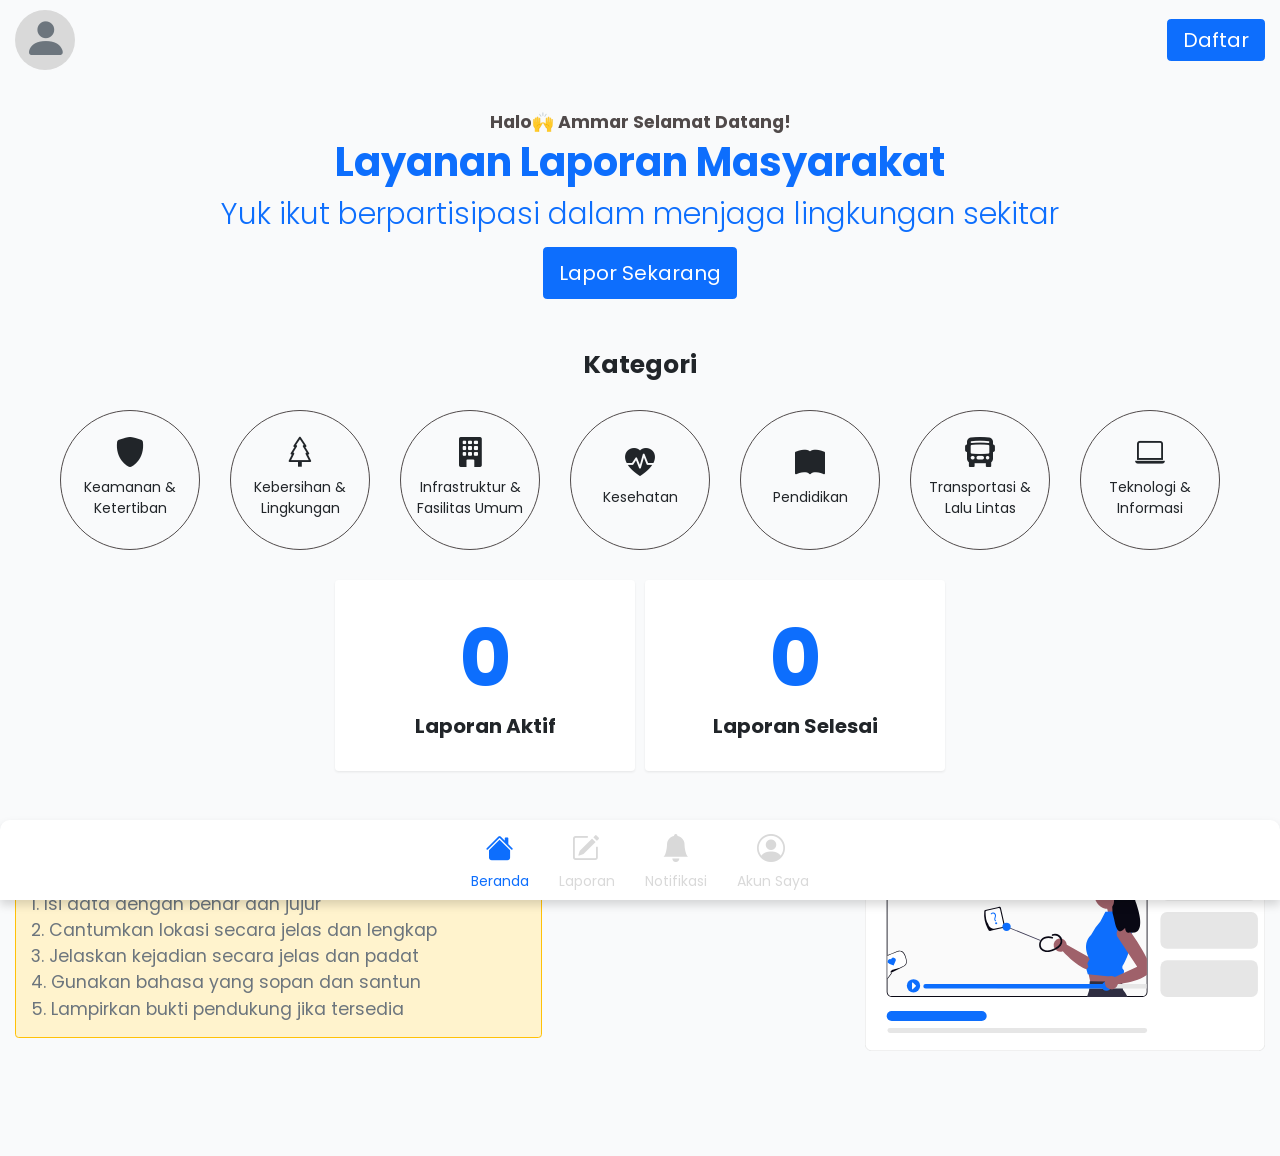
<file: laporan_masyarakat(2)/hp/homepage/index.html>
<!doctype html>
<html lang="en">

<head>
    <meta charset="utf-8">
    <meta name="viewport" content="width=device-width, initial-scale=1">
    <title>Bootstrap demo</title>
    <!-- Swiper CSS -->
    <link rel="stylesheet" href="https://cdn.jsdelivr.net/npm/swiper@11/swiper-bundle.min.css">

    <!-- Link icon Boostrap -->
    <link rel="stylesheet" href="https://cdn.jsdelivr.net/npm/bootstrap-icons@1.13.1/font/bootstrap-icons.min.css">
    <!-- link css -->
    <link rel="stylesheet" href="style.css">
    <!-- Link boostrap- -->
    <link href="https://cdn.jsdelivr.net/npm/bootstrap@5.3.8/dist/css/bootstrap.min.css" rel="stylesheet"
        integrity="sha384-sRIl4kxILFvY47J16cr9ZwB07vP4J8+LH7qKQnuqkuIAvNWLzeN8tE5YBujZqJLB" crossorigin="anonymous">
</head>

<body>
    <div class="main py-3 ">

        <!-- Navbar -->
        <div class="d-flex header justify-content-between align-items-center p-4" style="height: 6rem;">
            <div class="profil-circle d-flex justify-content-center align-items-center">
                <i class="bi bi-person-fill text-secondary display-2"></i>
            </div>
            <button class="btn btn-primary py-2 px-4 " onclick="window.location.href='daftar.html'">Daftar</button>
        </div>
        <!-- Hero -->
        <section class="p-5 hero d-flex justify-content-center align-items-center" id="homepage">
            <div class="headline m-0 text-md-center">
                <h3 class="fw-bold sapa">Halo🙌 <span>Ammar</span> Selamat Datang!</h3>
                <div class="headline mb-4">
                    <h1 class="fw-bold mb-3 text-primary display-3">Layanan Laporan Masyarakat</h1>
                    <h3 class="display-5 text-primary">Yuk ikut berpartisipasi dalam menjaga lingkungan sekitar</h3>
                </div>
                <button class="btn btn-primary py-3 px-4" onclick="window.location.href='buat-laporan.html'">Lapor
                    Sekarang</button>
            </div>
        </section>
        <!-- Slide / section 2 -->
        <section class="py-3 mb-3">
            <h1 class="fw-bold mb-4 mb-md-5 px-4 text-md-center">Kategori</h1>
            <div class="container-fluid  card-desktop  justify-content-center">
                <div class="row gap-4 justify-content-center">
                    <div class="col-auto">
                        <div class="card  justify-content-center align-items-center p-3 ">
                            <i class="bi bi-shield-fill"></i>
                            <p class="text-center">Keamanan & Ketertiban</p>
                        </div>
                    </div>
                    <div class="col-auto">
                        <div class="card  justify-content-center align-items-center p-3 ">
                            <i class="bi bi-tree"></i>
                            <p class="text-center">Kebersihan & Lingkungan</p>
                        </div>
                    </div>
                    <div class="col-auto">
                        <div class="card  justify-content-center align-items-center p-3 ">
                            <i class="bi bi-building-fill"></i>
                            <p class="text-center">Infrastruktur & Fasilitas Umum</p>
                        </div>
                    </div>
                    <div class="col-auto">
                        <div class="card  justify-content-center align-items-center p-3 ">
                            <i class="bi bi-heart-pulse-fill"></i>
                            <p class="text-center">Kesehatan</p>
                        </div>
                    </div>
                    <div class="col-auto">
                        <div class="card  justify-content-center align-items-center p-3 ">
                            <i class="bi bi-book-fill"></i>
                            <p class="text-center">Pendidikan</p>
                        </div>
                    </div>
                    <div class="col-auto">
                        <div class="card  justify-content-center align-items-center p-3 ">
                            <i class="bi bi-bus-front-fill"></i>
                            <p class="text-center">Transportasi & Lalu Lintas</p>
                        </div>
                    </div>
                    <div class="col-auto">
                        <div class="card  justify-content-center align-items-center p-3 ">
                            <i class="bi bi-laptop"></i>
                            <p class="text-center">Teknologi & Informasi</p>
                        </div>
                    </div>
                </div>
            </div>
            <div class="swiper py-3">
                <!-- Additional required wrapper -->
                <div class="swiper-wrapper">
                    <!-- Slides -->
                    <div class="swiper-slide  ">
                        <div class="card justify-content-center align-items-center p-4 ">
                            <i class="bi bi-shield-fill"></i>
                            <p class="text-center">Keamanan & Ketertiban</p>

                        </div>
                    </div>
                    <div class="swiper-slide ">
                        <div class="card  justify-content-center align-items-center p-3 ">
                            <i class="bi bi-tree"></i>
                            <p class="text-center">Kebersihan & Lingkungan</p>
                        </div>
                    </div>
                    <div class="swiper-slide ">
                        <div class="card  justify-content-center align-items-center p-3 ">
                            <i class="bi bi-building-fill"></i>
                            <p class="text-center">Infrastruktur & Fasilitas Umum</p>
                        </div>
                    </div>
                    <div class="swiper-slide ">
                        <div class="card  justify-content-center align-items-center p-3 ">
                            <i class="bi bi-heart-pulse-fill"></i>
                            <p class="text-center">Kesehatan</p>
                        </div>
                    </div>
                    <div class="swiper-slide ">
                        <div class="card  justify-content-center align-items-center p-3 ">
                            <i class="bi bi-book-fill"></i>
                            <p class="text-center">Pendidikan</p>
                        </div>
                    </div>
                    <div class="swiper-slide ">
                        <div class="card  justify-content-center align-items-center p-3 ">
                            <i class="bi bi-bus-front-fill"></i>
                            <p class="text-center">Transportasi & Lalu Lintas</p>
                        </div>
                    </div>
                    <div class="swiper-slide ">
                        <div class="card  justify-content-center align-items-center p-3 ">
                            <i class="bi bi-laptop"></i>
                            <p class="text-center">Teknologi & Informasi</p>
                        </div>
                    </div>


                </div>
                <!-- If we need pagination -->
                <div class="swiper-pagination"></div>

                <!-- If we need navigation buttons -->
                <div class="swiper-button-prev"></div>
                <div class="swiper-button-next"></div>

                <!-- If we need scrollbar -->
                <!-- <div class="swiper-scrollbar"></div> -->
            </div>
        </section>
        <!-- Section-4 -->
        <section class=" container section-4 mb-5 ">
            <div class="d-flex  justify-content-center gap-3 border-0 flex-grow-1 align-items-center py-3">
                <div class="wrapper-card">
                    <div class="card shadow-sm border-0 p-5 rounded">
                        <div class="card-title text-primary fw-bold display-1  text-center">0</div>
                        <div class="card-text text-center fw-bold fs-4 ">Laporan Aktif</div>
                    </div>
                </div>
                <div class="wrapper-card">
                    <div class="card shadow-sm border-0 p-5 rounded">
                        <div class=" card-title text-primary fw-bold display-1 text-center">0</div>
                        <div class="card-text text-center fw-bold fs-4">Laporan Selesai</div>
                    </div>
                </div>

            </div>
        </section>

        <!-- info / section 3 -->
        <div class="section-5 d-flex justify-content-between align-items-center gap-4  p-4">
            <div class="wrapper-info">
                <h1 class="fw-bold mb-4">Tata Cara Melapor yang Baik dan Benar</h1>
                <ul class="fs-3 p-4 list-unstyled alert alert-warning border border-warning text-secondary ">
                    <li>1. Isi data dengan benar dan jujur</li>
                    <li>2. Cantumkan lokasi secara jelas dan lengkap</li>
                    <li>3. Jelaskan kejadian secara jelas dan padat</li>
                    <li>4. Gunakan bahasa yang sopan dan santun</li>
                    <li>5. Lampirkan bukti pendukung jika tersedia</li>
                </ul>
            </div>
            <img src="tutorialimg.svg" alt="" width="100">
        </div>
    </div>

    <!-- Nav Bottom / section 4 -->
    <div class="nav-bottom shadow d-flex justify-content-center  align-items-center ">
        <ul class="nav justify-content-between align-items-center gap-3 ">
            <li class="nav-item">
                <a class="nav-link active d-flex flex-column align-items-center justify-content-center"
                    aria-current="page" href="homepage/index.html"> <i class="bi bi-house-fill"></i> Beranda</a>
            </li>
            <li class="nav-item">
                <a class="nav-link d-flex flex-column align-items-center justify-content-center"
                    href="laporan/laporan(content).html"><i class="bi bi-pencil-square me-2"></i> Laporan</a>
            </li>
            <li class="nav-item">
                <a class="nav-link d-flex flex-column align-items-center justify-content-center"
                    href="notifikasi/notifikasi(content).html"><i class="bi bi-bell-fill"></i> Notifikasi</a>
            </li>
            <li class="nav-item">
                <a class="nav-link d-flex flex-column align-items-center justify-content-center" href="profil/profil.html"><i
                        class="bi bi-person-circle me-2"></i> Akun Saya</a>
            </li>
        </ul>
    </div>

    <!-- Script Swipper js -->
    <script src="https://cdn.jsdelivr.net/npm/swiper@11/swiper-bundle.min.js"></script>

    <script src="https://cdn.jsdelivr.net/npm/bootstrap@5.3.8/dist/js/bootstrap.bundle.min.js"
        integrity="sha384-FKyoEForCGlyvwx9Hj09JcYn3nv7wiPVlz7YYwJrWVcXK/BmnVDxM+D2scQbITxI"
        crossorigin="anonymous"></script>
    <script>
        const swiper = new Swiper('.swiper', {
            // Optional parameters
            direction: 'horizontal',
            loop: true,
            centeredSlides: true,

            grabCursor: true,
            slidesPerView: "auto",     // tampil 2 card
            spaceBetween: 20,
            slidesPerGroup: 1,
            speed: 400,        // tiap klik next hanya pindah 1 slide

            breakpoints: {
                // Layar HP (kecil)
                0: {
                    slidesPerView: "auto",
                    spaceBetween: 20,
                },
                // Layar Desktop (lebar) - misalnya di atas 1024px
                540: {
                    slidesPerView: 5,
                    loop: true, // Tampilkan 5 card sekaligus secara pas
                    spaceBetween: 60,
                    centeredSlides: true,
                }
            },


            // If we need pagination


            // Navigation arrows
            navigation: {
                nextEl: '.swiper-button-next',
                prevEl: '.swiper-button-prev',
            },

        });
    </script>
</body>

</html>
</file>
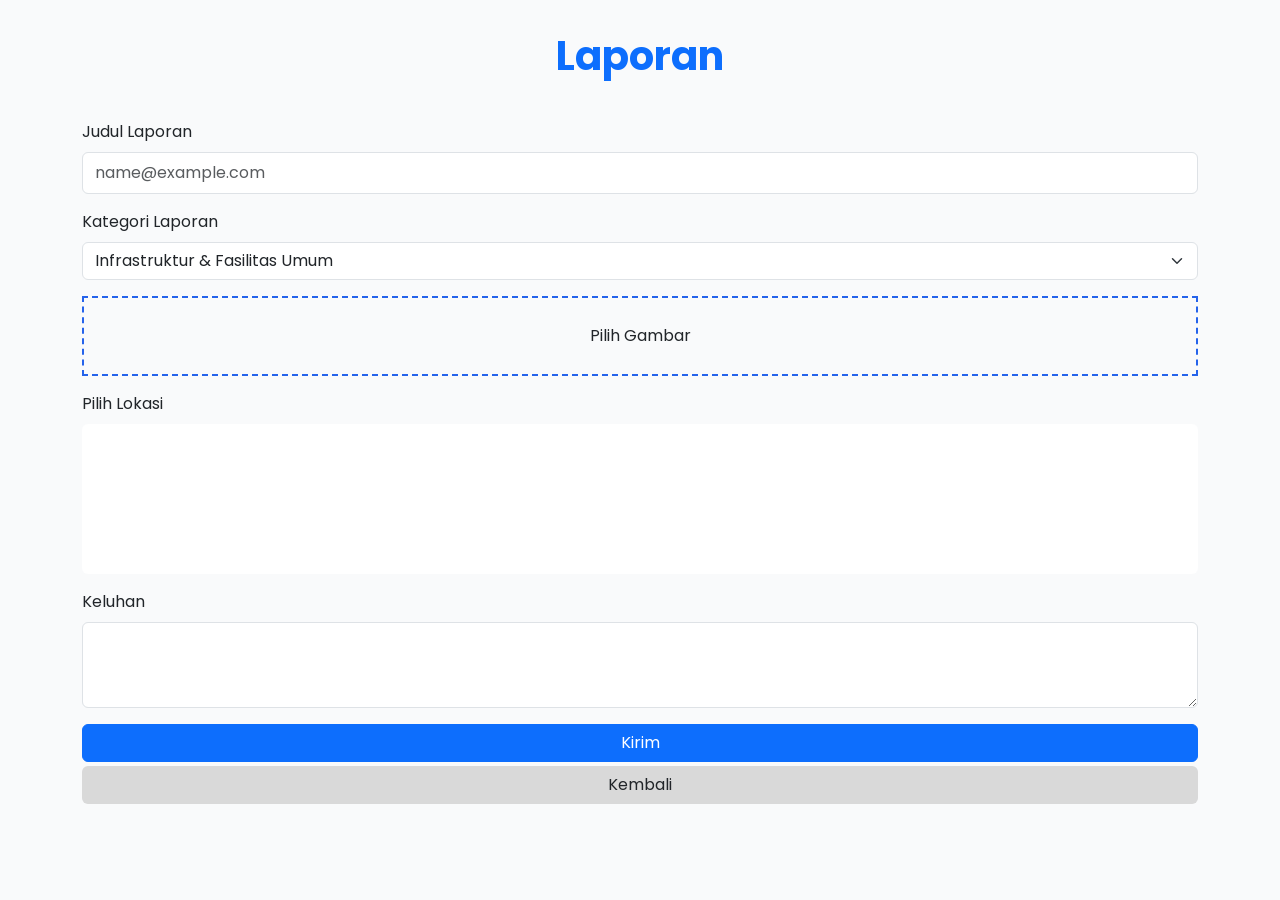
<file: buat-laporan.html>
<!doctype html>
<html lang="en">

<head>
    <meta charset="utf-8">
    <meta name="viewport" content="width=device-width, initial-scale=1">
    <title>Bootstrap demo</title>
    <link href="https://cdn.jsdelivr.net/npm/bootstrap@5.3.8/dist/css/bootstrap.min.css" rel="stylesheet"
        integrity="sha384-sRIl4kxILFvY47J16cr9ZwB07vP4J8+LH7qKQnuqkuIAvNWLzeN8tE5YBujZqJLB" crossorigin="anonymous">
    <!-- link icon boostrap -->
    <link rel="stylesheet" href="https://cdn.jsdelivr.net/npm/bootstrap-icons@1.11.3/font/bootstrap-icons.css">
    <style>
        @import url('https://fonts.googleapis.com/css2?family=Poppins:wght@400;600;700&display=swap');

        * {
            padding: 0;
            margin: 0;
            box-sizing: border-box;
        }

        html {
            font-family: 'Poppins';
            /* font-size: 62.5%; */

        }

        body {
            font-family: 'Poppins' !important;
            background-color: #F9FAFB !important;

        }
        i{
            cursor: pointer;
        }

        .form-img {
            display: flex;
            justify-content: center;
            align-items: center;
            width: 100%;
            height: 80px;
            border: 2px dashed #2563EB;
            cursor: pointer;
        }

        .form-img input[type="file"] {
            display: none;
        }

        input {
            border: 1px solid black;
        }
    </style>
</head>

<body>
    <div class="container py-3">
        <div class="my-3">
            <h1 class="text-center pb-4 fw-bold text-primary">Laporan</h1>
        </div>
        <div class="mb-3">
            <label for="exampleFormControlInput1" class="form-label">Judul Laporan</label>
            <input type="email" class="form-control py-2" id="exampleFormControlInput1" placeholder="name@example.com">
        </div>
        <div class="mb-3">
            <label for="exampleFormControlInput1" class="form-label">Kategori Laporan</label>
            <select id="kategori" class="form-select" aria-label="Pilih Kategori">
                option selected disabled>-- Pilih Kategori --</option>

                <option value="infrastruktur">Infrastruktur & Fasilitas Umum</option>
                <option value="lingkungan">Kebersihan & Lingkungan</option>
                <option value="keamanan">Keamanan & Ketertiban</option>
                <option value="transportasi">Transportasi & Lalu Lintas</option>
                <option value="kesehatan">Kesehatan</option>
                <option value="pendidikan">Pendidikan</option>
                <option value="administrasi">Administrasi & Layanan Publik</option>
                <option value="air_listrik">Air & Listrik</option>
                <option value="sosial">Sosial & Bantuan</option>
                <option value="teknologi">Teknologi & Informasi</option>
                <option value="lainnya">Lainnya</option>
            </select>
        </div>
        <div class="mb-3">
            <label for="img" class="form-img">Pilih Gambar
                <input type="file" id="img">
            </label>
        </div>
        <div class="mb-3" id="textImg">
            
        </div>
        <div class="mb-3">
            <label for="exampleFormControlTextarea1" class="form-label">Pilih Lokasi</label>
            <iframe class="form-control"
                src="https://www.google.com/maps/embed?pb=!1m18!1m12!1m3!1d15864.618941940895!2d106.98977307468466!3d-6.24332901931962!2m3!1f0!2f0!3f0!3m2!1i1024!2i768!4f13.1!3m3!1m2!1s0x2e698f006f094681%3A0xf77e83f58d8ff24a!2sDiskominfostandi%20Kota%20Bekasi!5e0!3m2!1sid!2sid!4v1771032811768!5m2!1sid!2sid"
                width="100" height="150" style="border:0;" allowfullscreen="" loading="lazy"
                referrerpolicy="no-referrer-when-downgrade"></iframe>
        </div>
        <div class="mb-3">
            <label for="exampleFormControlTextarea1" class="form-label">Keluhan</label>
            <textarea class="form-control" id="exampleFormControlTextarea1" rows="3"></textarea>
        </div>
        <button class="btn btn-primary w-100 mb-1" data-bs-toggle="modal" data-bs-target="#kirim">Kirim</button>
        <button class="btn  w-100" style="background-color: #D9D9D9;" data-bs-toggle="modal"
            data-bs-target="#kembali">Kembali</button>

        <div class="modal fade" id="kirim">
            <div class="modal-dialog modal-dialog-centered">
                <div class="modal-content p-4 m-auto" style="width: 300px;">
                    <div class="modal-body text-center">
                        <i class="bi bi-check-circle-fill display-1 text-success"></i>
                        <h5 class="mt-3">Laporan berhasil dikirim!</h5>
                    </div>
                </div>
            </div>
        </div>
        <div class="modal fade" id="kembali">
            <div class="modal-dialog modal-dialog-centered">
                <div class="modal-content p-4 m-auto">
                    <div class="modal-body p-0">
                        <h5 class="mb-3">apakah anda yakin ingin keluar dari halaman ini?</h5>
                        <div class="d-flex gap-2">
                            <button class="btn btn-primary" type="button" onclick="window.location.href='hp/homepage/index.html'">iya</button>
                            <button class="btn"  style="background-color: #D9D9D9;">tidak</button>
                        </div>
                    </div>
                </div>
            </div>
        </div>
    </div>

    <script src="https://cdn.jsdelivr.net/npm/bootstrap@5.3.8/dist/js/bootstrap.bundle.min.js"
        integrity="sha384-FKyoEForCGlyvwx9Hj09JcYn3nv7wiPVlz7YYwJrWVcXK/BmnVDxM+D2scQbITxI"
        crossorigin="anonymous"></script>

        <script>
            const img=document.getElementById('img');
            const textImg=document.getElementById('textImg');

            img.addEventListener('change', ()=>{
                const file=img.files[0];
                textImg.innerHTML+=`<div class="mb-3 d-flex justify-content-between align-items-center "><p id="">${file.name}</p>
            <i id="removeBtn" class="bi bi-x fs-4"></i> </div>`;

            const removeBtn=document.getElementById('removeBtn');
            removeBtn.addEventListener('click', (e)=>{
                e.target.parentElement.remove();
            })
            })
        </script>


</body>

</html>
</file>
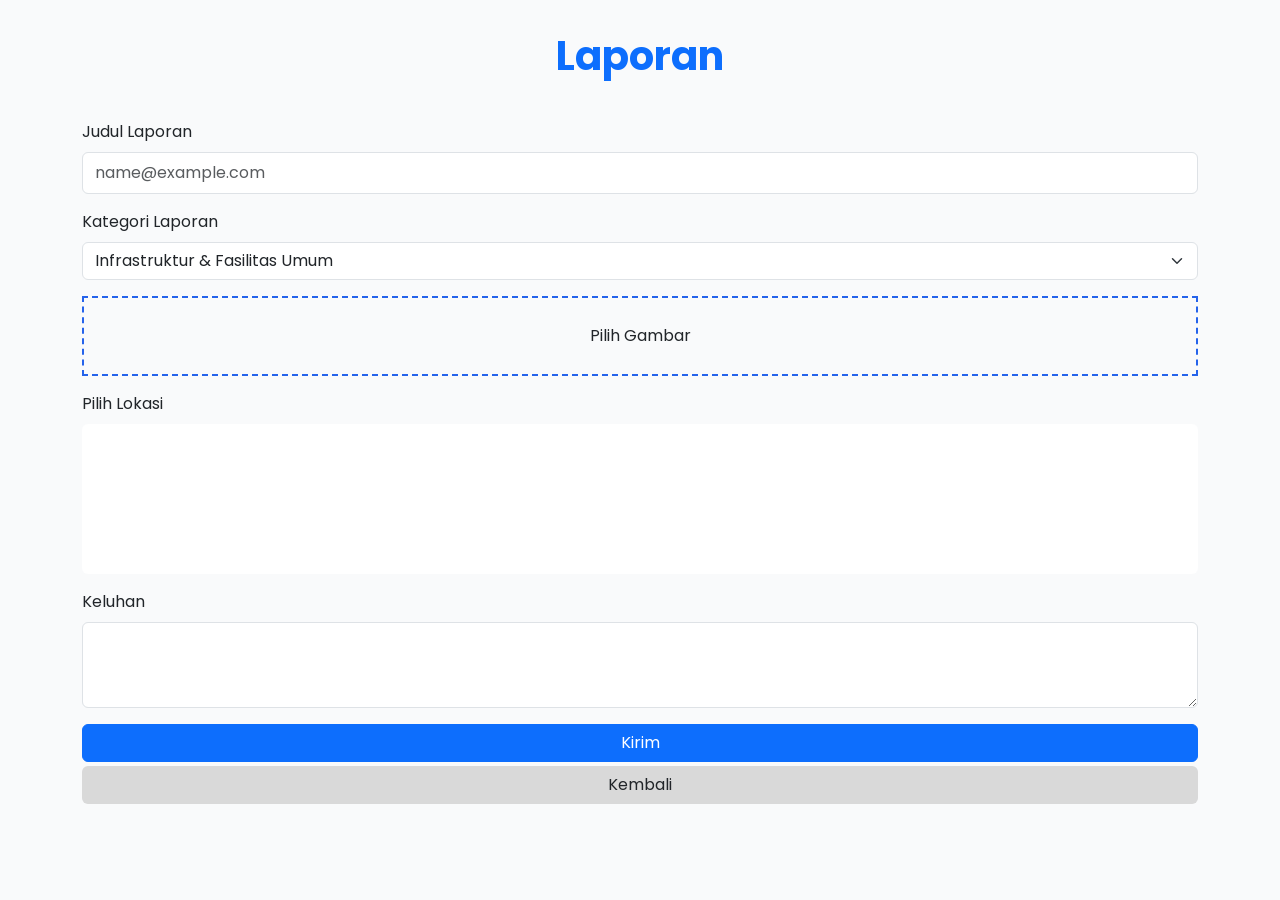
<file: laporan_masyarakat(2)/buat-laporan.html>
<!doctype html>
<html lang="en">

<head>
    <meta charset="utf-8">
    <meta name="viewport" content="width=device-width, initial-scale=1">
    <title>Bootstrap demo</title>
    <link href="https://cdn.jsdelivr.net/npm/bootstrap@5.3.8/dist/css/bootstrap.min.css" rel="stylesheet"
        integrity="sha384-sRIl4kxILFvY47J16cr9ZwB07vP4J8+LH7qKQnuqkuIAvNWLzeN8tE5YBujZqJLB" crossorigin="anonymous">
    <!-- link icon boostrap -->
    <link rel="stylesheet" href="https://cdn.jsdelivr.net/npm/bootstrap-icons@1.11.3/font/bootstrap-icons.css">
    <style>
        @import url('https://fonts.googleapis.com/css2?family=Poppins:wght@400;600;700&display=swap');

        * {
            padding: 0;
            margin: 0;
            box-sizing: border-box;
        }

        html {
            font-family: 'Poppins';
            /* font-size: 62.5%; */

        }

        body {
            font-family: 'Poppins' !important;
            background-color: #F9FAFB !important;

        }

        .form-img {
            display: flex;
            justify-content: center;
            align-items: center;
            width: 100%;
            height: 80px;
            border: 2px dashed #2563EB;
            cursor: pointer;
        }

        .form-img input[type="file"] {
            display: none;
        }

        input {
            border: 1px solid black;
        }
    </style>
</head>

<body>
    <div class="container py-3">
        <div class="my-3">
            <h1 class="text-center pb-4 fw-bold text-primary">Laporan</h1>
        </div>
        <div class="mb-3">
            <label for="exampleFormControlInput1" class="form-label">Judul Laporan</label>
            <input type="email" class="form-control py-2" id="exampleFormControlInput1" placeholder="name@example.com">
        </div>
        <div class="mb-3">
            <label for="exampleFormControlInput1" class="form-label">Kategori Laporan</label>
            <select id="kategori" class="form-select" aria-label="Pilih Kategori">
                option selected disabled>-- Pilih Kategori --</option>

                <option value="infrastruktur">Infrastruktur & Fasilitas Umum</option>
                <option value="lingkungan">Kebersihan & Lingkungan</option>
                <option value="keamanan">Keamanan & Ketertiban</option>
                <option value="transportasi">Transportasi & Lalu Lintas</option>
                <option value="kesehatan">Kesehatan</option>
                <option value="pendidikan">Pendidikan</option>
                <option value="administrasi">Administrasi & Layanan Publik</option>
                <option value="air_listrik">Air & Listrik</option>
                <option value="sosial">Sosial & Bantuan</option>
                <option value="teknologi">Teknologi & Informasi</option>
                <option value="lainnya">Lainnya</option>
            </select>
        </div>
        <div class="mb-3">
            <label for="" class="form-img">Pilih Gambar
                <input type="file">
            </label>
        </div>
        <div class="mb-3">
            <label for="exampleFormControlTextarea1" class="form-label">Pilih Lokasi</label>
            <iframe class="form-control"
                src="https://www.google.com/maps/embed?pb=!1m18!1m12!1m3!1d15864.618941940895!2d106.98977307468466!3d-6.24332901931962!2m3!1f0!2f0!3f0!3m2!1i1024!2i768!4f13.1!3m3!1m2!1s0x2e698f006f094681%3A0xf77e83f58d8ff24a!2sDiskominfostandi%20Kota%20Bekasi!5e0!3m2!1sid!2sid!4v1771032811768!5m2!1sid!2sid"
                width="100" height="150" style="border:0;" allowfullscreen="" loading="lazy"
                referrerpolicy="no-referrer-when-downgrade"></iframe>
        </div>
        <div class="mb-3">
            <label for="exampleFormControlTextarea1" class="form-label">Keluhan</label>
            <textarea class="form-control" id="exampleFormControlTextarea1" rows="3"></textarea>
        </div>
        <button class="btn btn-primary w-100 mb-1" data-bs-toggle="modal" data-bs-target="#kirim">Kirim</button>
        <button class="btn  w-100" style="background-color: #D9D9D9;" data-bs-toggle="modal"
            data-bs-target="#kembali">Kembali</button>

        <div class="modal fade" id="kirim">
            <div class="modal-dialog modal-dialog-centered">
                <div class="modal-content p-4 m-auto" style="width: 300px;">
                    <div class="modal-body text-center">
                        <i class="bi bi-check-circle-fill display-1 text-success"></i>
                        <h5 class="mt-3">Laporan berhasil dikirim!</h5>
                    </div>
                </div>
            </div>
        </div>
        <div class="modal fade" id="kembali">
            <div class="modal-dialog modal-dialog-centered">
                <div class="modal-content p-4 m-auto">
                    <div class="modal-body p-0">
                        <h5 class="mb-3">apakah anda yakin ingin keluar dari halaman ini?</h5>
                        <div class="d-flex gap-2">
                            <button class="btn btn-primary" type="button" onclick="window.location.href='hp/homepage/index.html'">iya</button>
                            <button class="btn"  style="background-color: #D9D9D9;">tidak</button>
                        </div>
                    </div>
                </div>
            </div>
        </div>
    </div>

    <script src="https://cdn.jsdelivr.net/npm/bootstrap@5.3.8/dist/js/bootstrap.bundle.min.js"
        integrity="sha384-FKyoEForCGlyvwx9Hj09JcYn3nv7wiPVlz7YYwJrWVcXK/BmnVDxM+D2scQbITxI"
        crossorigin="anonymous"></script>


</body>

</html>
</file>
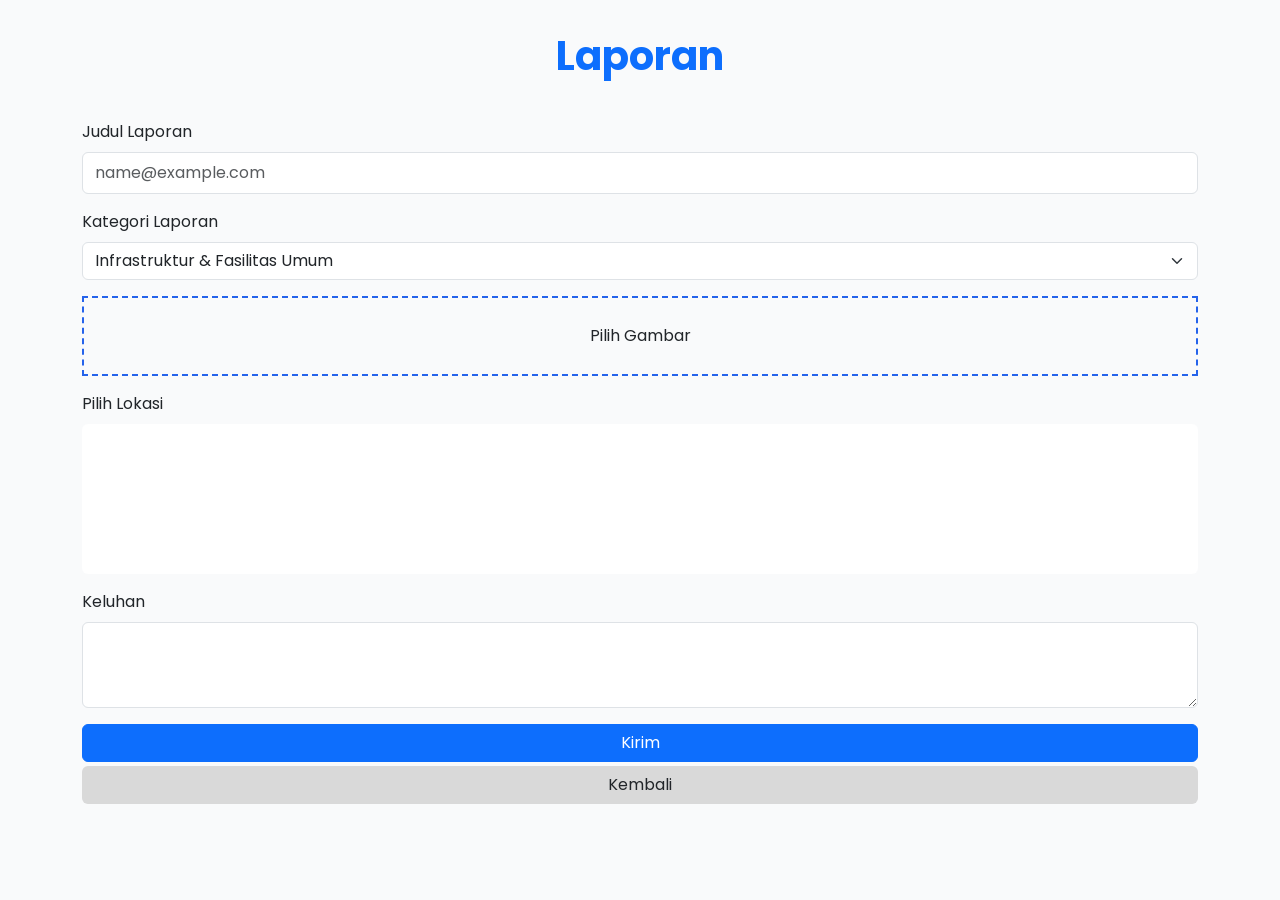
<file: laporan_masyarakat(2)/hp/buat-laporan.html>
<!doctype html>
<html lang="en">

<head>
    <meta charset="utf-8">
    <meta name="viewport" content="width=device-width, initial-scale=1">
    <title>Bootstrap demo</title>
    <link href="https://cdn.jsdelivr.net/npm/bootstrap@5.3.8/dist/css/bootstrap.min.css" rel="stylesheet"
        integrity="sha384-sRIl4kxILFvY47J16cr9ZwB07vP4J8+LH7qKQnuqkuIAvNWLzeN8tE5YBujZqJLB" crossorigin="anonymous">
    <!-- link icon boostrap -->
    <link rel="stylesheet" href="https://cdn.jsdelivr.net/npm/bootstrap-icons@1.11.3/font/bootstrap-icons.css">
    <style>
        @import url('https://fonts.googleapis.com/css2?family=Poppins:wght@400;600;700&display=swap');

        * {
            padding: 0;
            margin: 0;
            box-sizing: border-box;
        }

        html {
            font-family: 'Poppins';
            /* font-size: 62.5%; */

        }

        body {
            font-family: 'Poppins' !important;
            background-color: #F9FAFB !important;

        }

        .form-img {
            display: flex;
            justify-content: center;
            align-items: center;
            width: 100%;
            height: 80px;
            border: 2px dashed #2563EB;
            cursor: pointer;
        }

        .form-img input[type="file"] {
            display: none;
        }

        input {
            border: 1px solid black;
        }
    </style>
</head>

<body>
    <div class="container py-3">
        <div class="my-3">
            <h1 class="text-center pb-4 fw-bold text-primary">Laporan</h1>
        </div>
        <div class="mb-3">
            <label for="exampleFormControlInput1" class="form-label">Judul Laporan</label>
            <input type="email" class="form-control py-2" id="exampleFormControlInput1" placeholder="name@example.com">
        </div>
        <div class="mb-3">
            <label for="exampleFormControlInput1" class="form-label">Kategori Laporan</label>
            <select id="kategori" class="form-select" aria-label="Pilih Kategori">
                option selected disabled>-- Pilih Kategori --</option>

                <option value="infrastruktur">Infrastruktur & Fasilitas Umum</option>
                <option value="lingkungan">Kebersihan & Lingkungan</option>
                <option value="keamanan">Keamanan & Ketertiban</option>
                <option value="transportasi">Transportasi & Lalu Lintas</option>
                <option value="kesehatan">Kesehatan</option>
                <option value="pendidikan">Pendidikan</option>
                <option value="administrasi">Administrasi & Layanan Publik</option>
                <option value="air_listrik">Air & Listrik</option>
                <option value="sosial">Sosial & Bantuan</option>
                <option value="teknologi">Teknologi & Informasi</option>
                <option value="lainnya">Lainnya</option>
            </select>
        </div>
        <div class="mb-3">
            <label for="" class="form-img">Pilih Gambar
                <input type="file">
            </label>
        </div>
        <div class="mb-3">
            <label for="exampleFormControlTextarea1" class="form-label">Pilih Lokasi</label>
            <iframe class="form-control"
                src="https://www.google.com/maps/embed?pb=!1m18!1m12!1m3!1d15864.618941940895!2d106.98977307468466!3d-6.24332901931962!2m3!1f0!2f0!3f0!3m2!1i1024!2i768!4f13.1!3m3!1m2!1s0x2e698f006f094681%3A0xf77e83f58d8ff24a!2sDiskominfostandi%20Kota%20Bekasi!5e0!3m2!1sid!2sid!4v1771032811768!5m2!1sid!2sid"
                width="100" height="150" style="border:0;" allowfullscreen="" loading="lazy"
                referrerpolicy="no-referrer-when-downgrade"></iframe>
        </div>
        <div class="mb-3">
            <label for="exampleFormControlTextarea1" class="form-label">Keluhan</label>
            <textarea class="form-control" id="exampleFormControlTextarea1" rows="3"></textarea>
        </div>
        <button class="btn btn-primary w-100 mb-1" data-bs-toggle="modal" data-bs-target="#kirim">Kirim</button>
        <button class="btn  w-100" style="background-color: #D9D9D9;" data-bs-toggle="modal"
            data-bs-target="#kembali">Kembali</button>

        <div class="modal fade" id="kirim">
            <div class="modal-dialog modal-dialog-centered">
                <div class="modal-content p-4 m-auto" style="width: 300px;">
                    <div class="modal-body text-center">
                        <i class="bi bi-check-circle-fill display-1 text-success"></i>
                        <h5 class="mt-3">Laporan berhasil dikirim!</h5>
                    </div>
                </div>
            </div>
        </div>
        <div class="modal fade" id="kembali">
            <div class="modal-dialog modal-dialog-centered">
                <div class="modal-content p-4 m-auto">
                    <div class="modal-body p-0">
                        <h5 class="mb-3">apakah anda yakin ingin keluar dari halaman ini?</h5>
                        <div class="d-flex gap-2">
                            <button class="btn btn-primary" onclick="window.location.href='index.html'">iya</button>
                            <button class="btn"  style="background-color: #D9D9D9;">tidak</button>
                        </div>
                    </div>
                </div>
            </div>
        </div>
    </div>

    <script src="https://cdn.jsdelivr.net/npm/bootstrap@5.3.8/dist/js/bootstrap.bundle.min.js"
        integrity="sha384-FKyoEForCGlyvwx9Hj09JcYn3nv7wiPVlz7YYwJrWVcXK/BmnVDxM+D2scQbITxI"
        crossorigin="anonymous"></script>


</body>

</html>
</file>
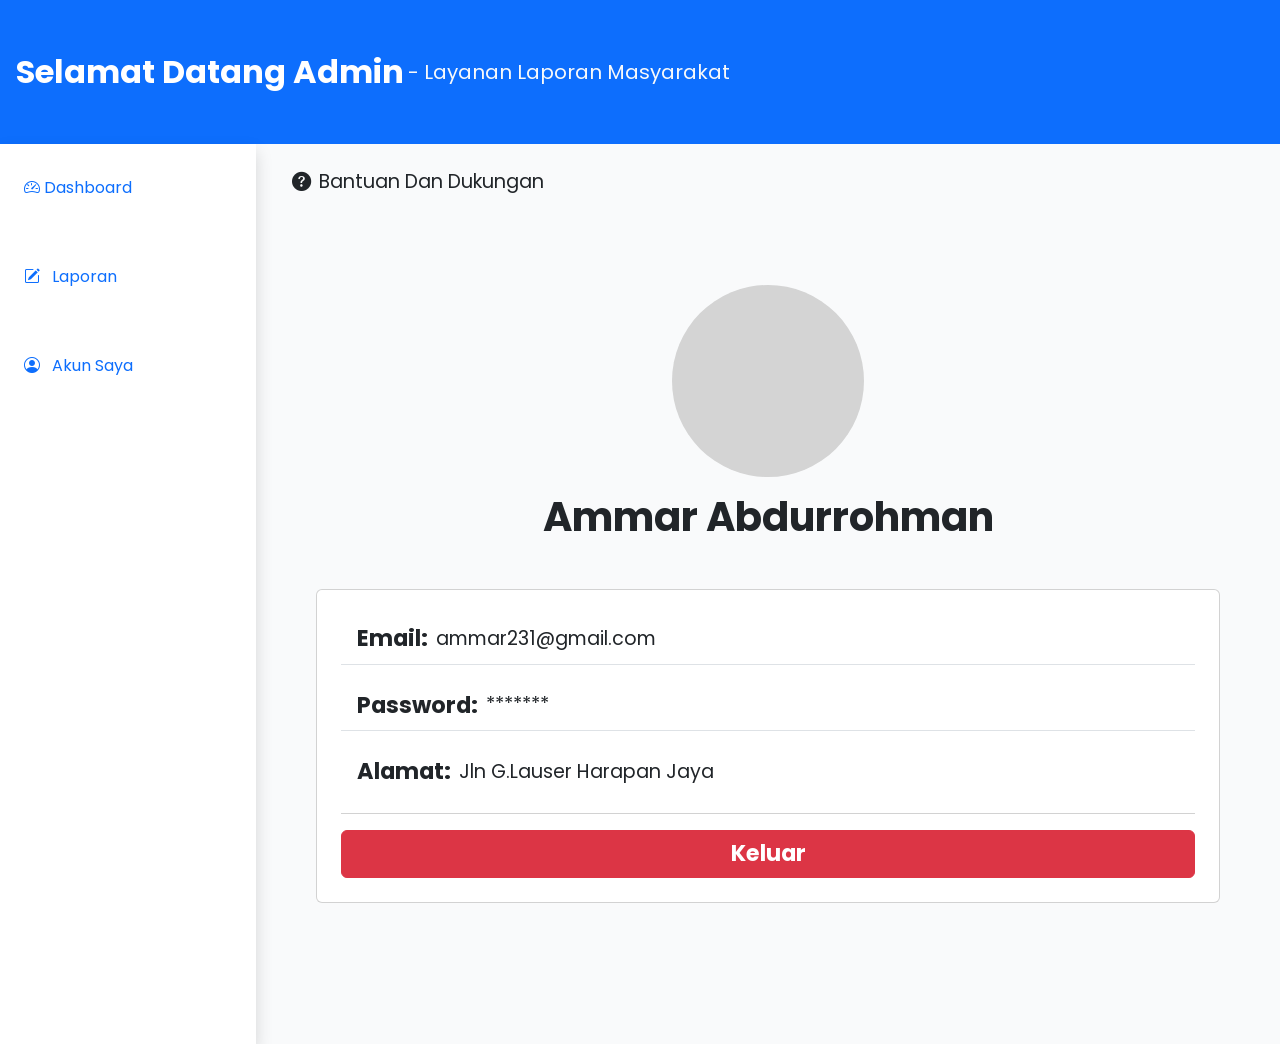
<file: laporan_masyarakat(2)/admin/profil/profil.html>
<!doctype html>
<html lang="en">

<head>
    <meta charset="utf-8">
    <meta name="viewport" content="width=device-width, initial-scale=1">
    <title>Bootstrap demo</title>
    <!-- Swiper CSS -->
    <link rel="stylesheet" href="https://cdn.jsdelivr.net/npm/swiper@11/swiper-bundle.min.css">

    <!-- Link icon Boostrap -->
    <link rel="stylesheet" href="https://cdn.jsdelivr.net/npm/bootstrap-icons@1.13.1/font/bootstrap-icons.min.css">
    <!-- link css -->
    <link rel="stylesheet" href="profil.css">
    <!-- Link boostrap- -->
    <link href="https://cdn.jsdelivr.net/npm/bootstrap@5.3.8/dist/css/bootstrap.min.css" rel="stylesheet"
        integrity="sha384-sRIl4kxILFvY47J16cr9ZwB07vP4J8+LH7qKQnuqkuIAvNWLzeN8tE5YBujZqJLB" crossorigin="anonymous">
</head>

<body class="">

    <nav class="navbar navbar-dark bg-primary text-light w-100 py-md-5 py-4">
        <div class="d-flex ps-3 flex-column flex-md-row gap-1 align-items-center">
            <h1 class="navbar-brand fw-bold fs-2 m-0 h1 ">Selamat Datang Admin</h1>
            <p class="m-0 fs-5">- Layanan Laporan Masyarakat</p>
        </div>
    </nav>
    <div class="d-flex">
        <ul class="nav sidebar shadow bg-white flex-column gap-3 pt-4 text-white" style="width: 16rem">
            <li class="nav-item ms-2 ">
                <a class="nav-link active " aria-current="page" href="#"><i class="bi bi-speedometer2"></i>
                    Dashboard</a>
                <hr class="bg-secondary">
            </li>

            <li class="nav-item ms-2">
                <a class="nav-link" href="#"><i class="bi bi-pencil-square me-2"></i> Laporan</a>
                <hr class="bg-secondary">
            </li>
            <li class="nav-item  ms-2">
                <a class="nav-link" href="#"><i class="bi bi-person-circle me-2"></i> Akun Saya</a>
                <hr class="bg-secondary">
            </li>

        </ul>

        <div class="container d-flex flex-column align-items-start " style="min-height: 100vh;">
            <div class="d-flex  p-4 gap-2 help">
                <i class="bi bi-question-circle-fill"></i>
                <p>Bantuan Dan Dukungan</p>
            </div>

            <div class="container d-flex flex-column justify-content-center align-items-center p-1 p-md-5">
                <div class="profil-circle mb-3"></div>
                <h1 class="fw-bold  mb-5 text-center">Ammar Abdurrohman</h1>
                <div class="card p-4" style="width: 18rem;">
                    <ul class="list-group list-group-flush">

                        <li class="list-group-item d-flex align-items-center mb-3">
                            <div class="fw-bold label me-2">Email:</div><span>ammar231@gmail.com</span>
                        </li>
                        <li class="list-group-item d-flex align-items-center mb-3">
                            <div class="fw-bold label me-2">Password:</div><span>*******</span>
                        </li>
                        <li class="list-group-item d-flex align-items-center mb-3  ">
                            <div class="fw-bold label me-2">Alamat:</div><span>Jln G.Lauser Harapan Jaya</span>
                        </li>
                    </ul>
                    <button class="btn btn-danger fw-bold mt-3">Keluar</button>
                </div>
            </div>
        </div>
    </div>

    <!-- Main  Content -->
    <div class="nav-bottom justify-content-center ">
        <ul class="nav justify-content-between px-3 text-primary align-items-center gap-3">
            <li class="nav-item">
                <a class="nav-link active d-flex flex-column align-items-center" aria-current="page" href="index.html"><i
                        class="bi bi-speedometer2"></i>
                    Dashboard</a>
            </li>

            <li class="nav-item ">
                <a class="nav-link d-flex flex-column align-items-center" href="laporan.html"><i
                        class="bi bi-pencil-square me-2"></i> Laporan</a>
            </li>
            <li class="nav-item">
                <a class="nav-link d-flex flex-column align-items-center" href="profil.html"><i
                        class="bi bi-person-circle me-2"></i> Akun Saya</a>
            </li>
        </ul>
    </div>





    <!-- Link Bostrap Js -->
    <script src="https://cdn.jsdelivr.net/npm/bootstrap@5.3.8/dist/js/bootstrap.bundle.min.js"
        integrity="sha384-FKyoEForCGlyvwx9Hj09JcYn3nv7wiPVlz7YYwJrWVcXK/BmnVDxM+D2scQbITxI"
        crossorigin="anonymous"></script>

</body>

</html>
</file>
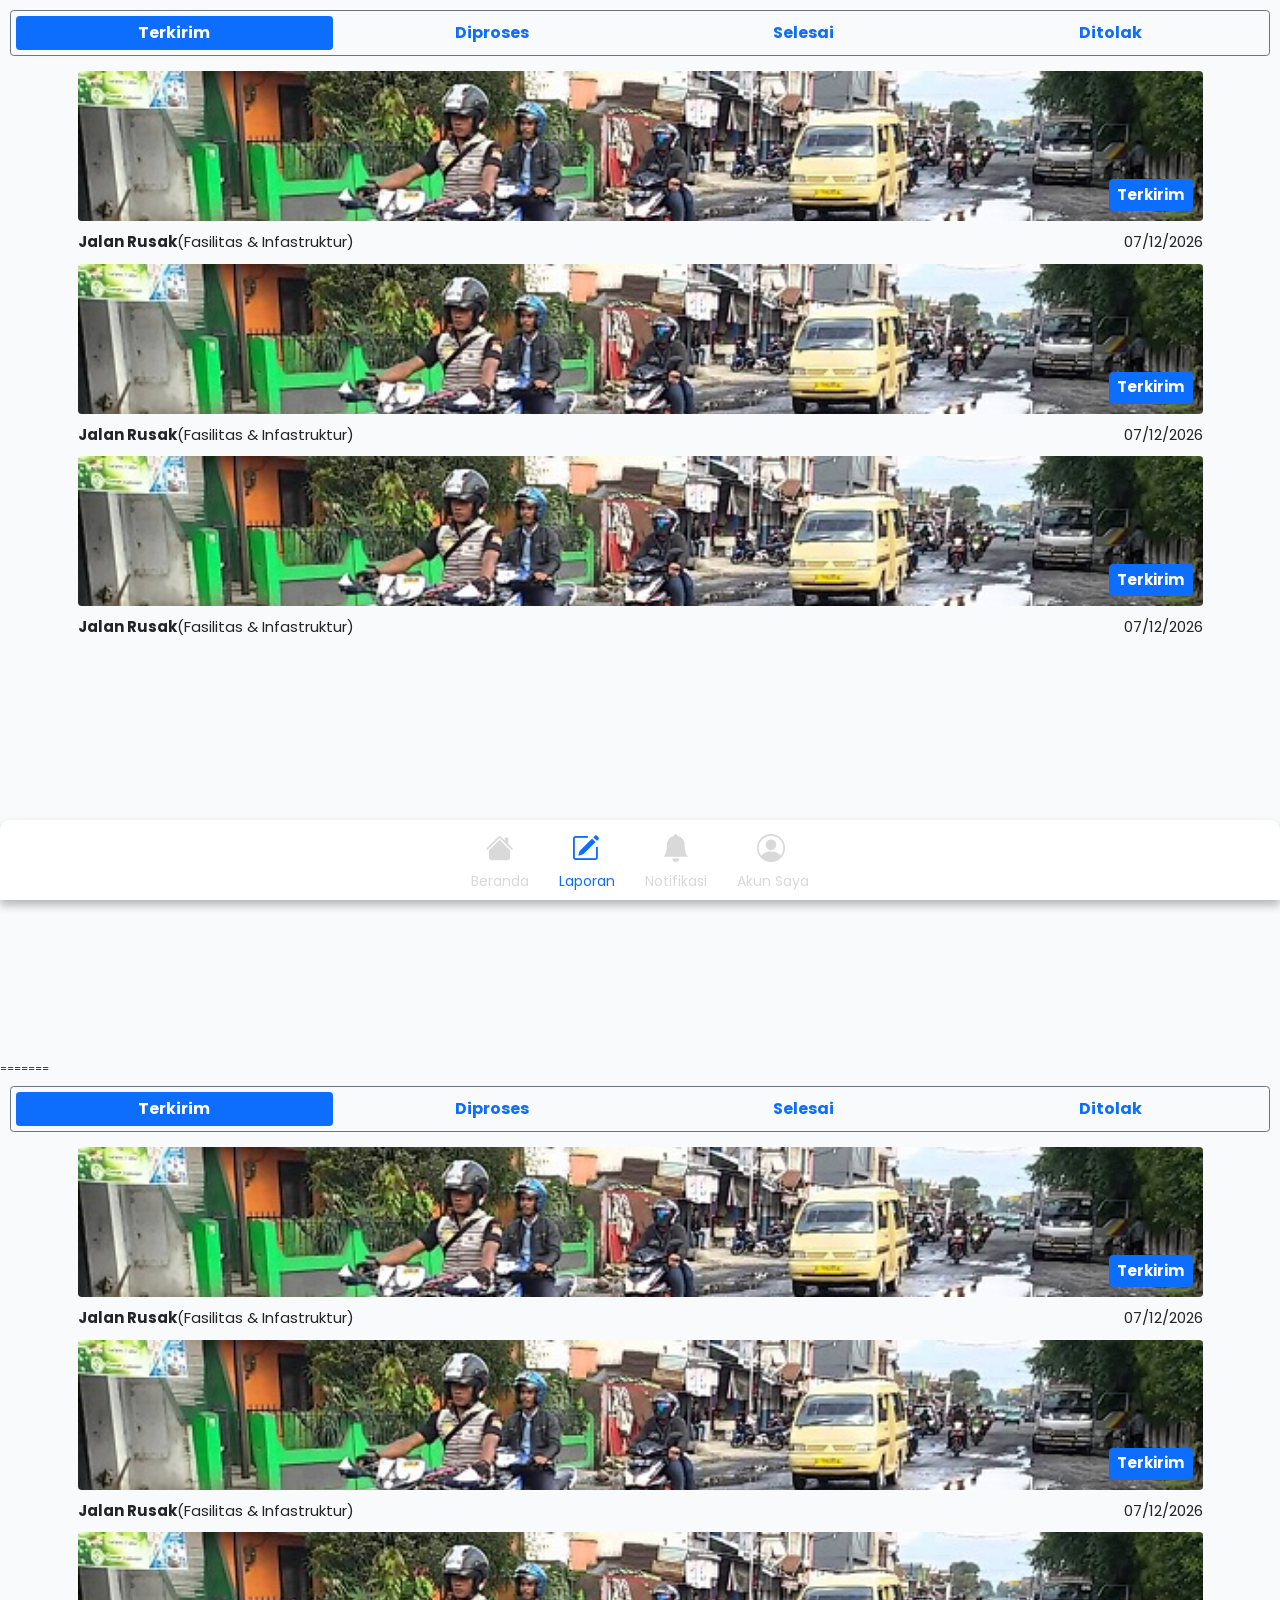
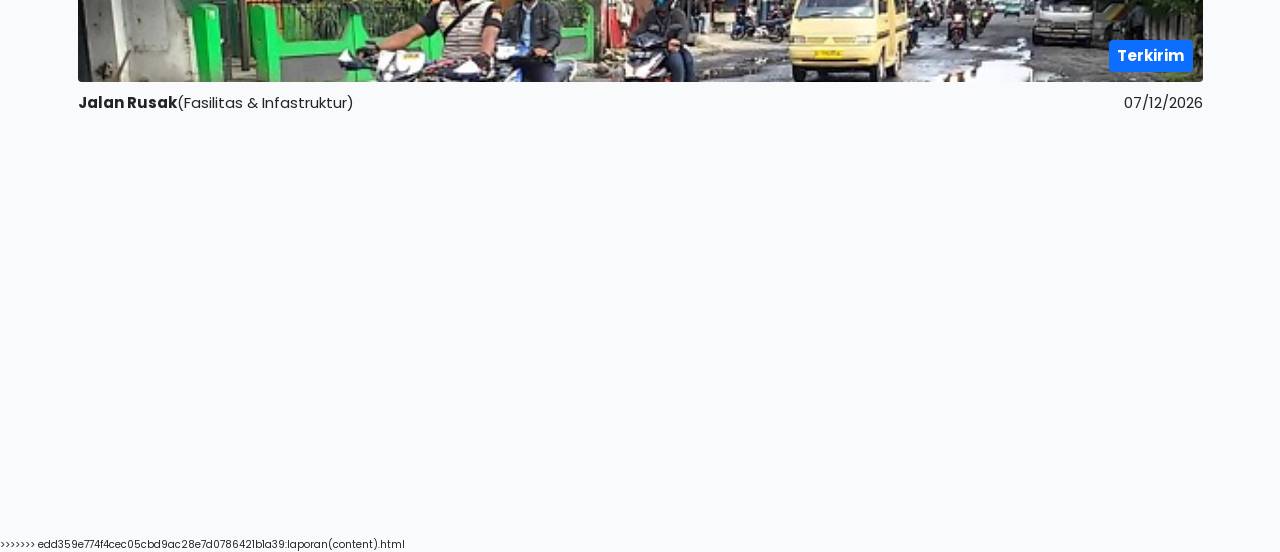
<file: laporan_masyarakat(2)/hp/laporan/laporan(content).html>
<!doctype html>
<html lang="en">

<head>
    <meta charset="utf-8">
    <meta name="viewport" content="width=device-width, initial-scale=1">
    <title>Bootstrap demo</title>
    <!-- Swiper CSS -->
    <link rel="stylesheet" href="https://cdn.jsdelivr.net/npm/swiper@11/swiper-bundle.min.css">

    <!-- Link icon Boostrap -->
    <link rel="stylesheet" href="https://cdn.jsdelivr.net/npm/bootstrap-icons@1.13.1/font/bootstrap-icons.min.css">
    <!-- link css -->
    <link rel="stylesheet" href="laporan(content).css">
    <!-- Link boostrap- -->
    <link href="https://cdn.jsdelivr.net/npm/bootstrap@5.3.8/dist/css/bootstrap.min.css" rel="stylesheet"
        integrity="sha384-sRIl4kxILFvY47J16cr9ZwB07vP4J8+LH7qKQnuqkuIAvNWLzeN8tE5YBujZqJLB" crossorigin="anonymous">
</head>

<body class="">
    <!-- Navbar -->
     <main class="p-3">
    <nav class="nav nav-pills nav-fill p-2 border border-secondary border-1 rounded">
        <a class="nav-link active fw-bold" aria-current="page" href="#">Terkirim</a>
        <a class="nav-link fw-bold" href="#">Diproses</a>
        <a class="nav-link fw-bold" href="#">Selesai</a>
        <a class="nav-link fw-bold" href="#">Ditolak</a>

    </nav>
    <!-- Main  Content -->
    <main class="mt-4">
        <div class="container">
            <div class="wrapper-img rounded mb-3 ">
                <img src="laporanimg.jpg" alt="" class="rounded">
                <button class="btn btn-primary text-white fw-bold fs-4">Terkirim</button>
            </div>
            <div class="d-flex justify-content-between fs-4">
                <div class="d-flex fs-4">
                    <p class="fw-bold">Jalan Rusak</p>
                    <span>(Fasilitas & Infastruktur)</span>

                </div>
                <p>07/12/2026</p>
            </div>
        </div>
        <div class="container">
            <div class="wrapper-img rounded mb-3 ">
                <img src="laporanimg.jpg" alt="" class="rounded">
                <button class="btn btn-primary text-white fw-bold fs-4">Terkirim</button>
            </div>
            <div class="d-flex justify-content-between fs-4">
                <div class="d-flex fs-4">
                    <p class="fw-bold ">Jalan Rusak</p>
                    <span>(Fasilitas & Infastruktur)</span>

                </div>
                <p>07/12/2026</p>
            </div>
        </div>
        <div class="container">
            <div class="wrapper-img rounded mb-3 ">
                <img src="laporanimg.jpg" alt="" class="rounded">
                <button class="btn btn-primary text-white fw-bold fs-4">Terkirim</button>
            </div>
            <div class="d-flex justify-content-between fs-4">
                <div class="d-flex fs-4">
                    <p class="fw-bold">Jalan Rusak</p>
                    <span>(Fasilitas & Infastruktur)</span>

                </div>
                <p>07/12/2026</p>
            </div>
        </div>
    </main>
    </main>

      <!-- Nav Bottom / section 4 -->
    <div class="nav-bottom shadow d-flex justify-content-center  align-items-center ">
        <ul class="nav justify-content-between align-items-center gap-3 ">
            <li class="nav-item">
                <a class="nav-link active d-flex flex-column align-items-center justify-content-center"
                    aria-current="page" href="homepage/index.html"> <i class="bi bi-house-fill"></i> Beranda</a>
            </li>
            <li class="nav-item">
                <a class="nav-link d-flex flex-column align-items-center justify-content-center"
                    href="laporan/laporan(content).html"><i class="bi bi-pencil-square me-2"></i> Laporan</a>
            </li>
            <li class="nav-item">
                <a class="nav-link d-flex flex-column align-items-center justify-content-center"
                    href="notifikasi/notifikasi(content).html"><i class="bi bi-bell-fill"></i> Notifikasi</a>
            </li>
            <li class="nav-item">
                <a class="nav-link d-flex flex-column align-items-center justify-content-center" href="profil/profil.html"><i
                        class="bi bi-person-circle me-2"></i> Akun Saya</a>
            </li>
        </ul>
    </div>

    <!-- Link Bostrap Js -->
    <script src="https://cdn.jsdelivr.net/npm/bootstrap@5.3.8/dist/js/bootstrap.bundle.min.js"
        integrity="sha384-FKyoEForCGlyvwx9Hj09JcYn3nv7wiPVlz7YYwJrWVcXK/BmnVDxM+D2scQbITxI"
        crossorigin="anonymous"></script>

</body>

=======
<!doctype html>
<html lang="en">

<head>
    <meta charset="utf-8">
    <meta name="viewport" content="width=device-width, initial-scale=1">
    <title>Bootstrap demo</title>
    <!-- Swiper CSS -->
    <link rel="stylesheet" href="https://cdn.jsdelivr.net/npm/swiper@11/swiper-bundle.min.css">

    <!-- Link icon Boostrap -->
    <link rel="stylesheet" href="https://cdn.jsdelivr.net/npm/bootstrap-icons@1.13.1/font/bootstrap-icons.min.css">
    <!-- link css -->
    <link rel="stylesheet" href="laporan(content).css">
    <!-- Link boostrap- -->
    <link href="https://cdn.jsdelivr.net/npm/bootstrap@5.3.8/dist/css/bootstrap.min.css" rel="stylesheet"
        integrity="sha384-sRIl4kxILFvY47J16cr9ZwB07vP4J8+LH7qKQnuqkuIAvNWLzeN8tE5YBujZqJLB" crossorigin="anonymous">
</head>

<body class="">
    <!-- Navbar -->
     <main class="p-3">
    <nav class="nav nav-pills nav-fill p-2 border border-secondary border-1 rounded">
        <a class="nav-link active fw-bold" aria-current="page" href="#">Terkirim</a>
        <a class="nav-link fw-bold" href="#">Diproses</a>
        <a class="nav-link fw-bold" href="#">Selesai</a>
        <a class="nav-link fw-bold" href="#">Ditolak</a>

    </nav>
    <!-- Main  Content -->
    <main class="mt-4">
        <div class="container">
            <div class="wrapper-img rounded mb-3 ">
                <img src="laporanimg.jpg" alt="" class="rounded">
                <button class="btn btn-primary text-white fw-bold fs-4">Terkirim</button>
            </div>
            <div class="d-flex justify-content-between fs-4">
                <div class="d-flex fs-4">
                    <p class="fw-bold">Jalan Rusak</p>
                    <span>(Fasilitas & Infastruktur)</span>

                </div>
                <p>07/12/2026</p>
            </div>
        </div>
        <div class="container">
            <div class="wrapper-img rounded mb-3 ">
                <img src="laporanimg.jpg" alt="" class="rounded">
                <button class="btn btn-primary text-white fw-bold fs-4">Terkirim</button>
            </div>
            <div class="d-flex justify-content-between fs-4">
                <div class="d-flex fs-4">
                    <p class="fw-bold ">Jalan Rusak</p>
                    <span>(Fasilitas & Infastruktur)</span>

                </div>
                <p>07/12/2026</p>
            </div>
        </div>
        <div class="container">
            <div class="wrapper-img rounded mb-3 ">
                <img src="laporanimg.jpg" alt="" class="rounded">
                <button class="btn btn-primary text-white fw-bold fs-4">Terkirim</button>
            </div>
            <div class="d-flex justify-content-between fs-4">
                <div class="d-flex fs-4">
                    <p class="fw-bold">Jalan Rusak</p>
                    <span>(Fasilitas & Infastruktur)</span>

                </div>
                <p>07/12/2026</p>
            </div>
        </div>
    </main>
    </main>

     <!-- Nav Bottom -->
    <div class="nav-bottom shadow d-flex justify-content-center  align-items-center ">
        <ul class="nav justify-content-between align-items-center gap-3 ">
            <li class="nav-item ">
                <a class="nav-link d-flex flex-column align-items-center justify-content-center"
                    aria-current="page" href="index.html"> <i class="bi bi-house-fill"></i> Beranda</a>
            </li>
            <li class="nav-item">
                <a class="nav-link active d-flex flex-column align-items-center justify-content-center"
                    href="laporan(content).html"><i class="bi bi-pencil-square me-2"></i> Laporan</a>
            </li>
            <li class="nav-item">
                <a class="nav-link d-flex flex-column align-items-center justify-content-center"
                    href="notifikasi(content).html"><i class="bi bi-bell-fill"></i> Notifikasi</a>
            </li>
            <li class="nav-item">
                <a class="nav-link d-flex flex-column align-items-center justify-content-center" href="profil.html"><i
                        class="bi bi-person-circle me-2"></i> Akun Saya</a>
            </li>
        </ul>
    </div>

    <!-- Link Bostrap Js -->
    <script src="https://cdn.jsdelivr.net/npm/bootstrap@5.3.8/dist/js/bootstrap.bundle.min.js"
        integrity="sha384-FKyoEForCGlyvwx9Hj09JcYn3nv7wiPVlz7YYwJrWVcXK/BmnVDxM+D2scQbITxI"
        crossorigin="anonymous"></script>

</body>

>>>>>>> edd359e774f4cec05cbd9ac28e7d0786421b1a39:laporan(content).html
</html>
</file>
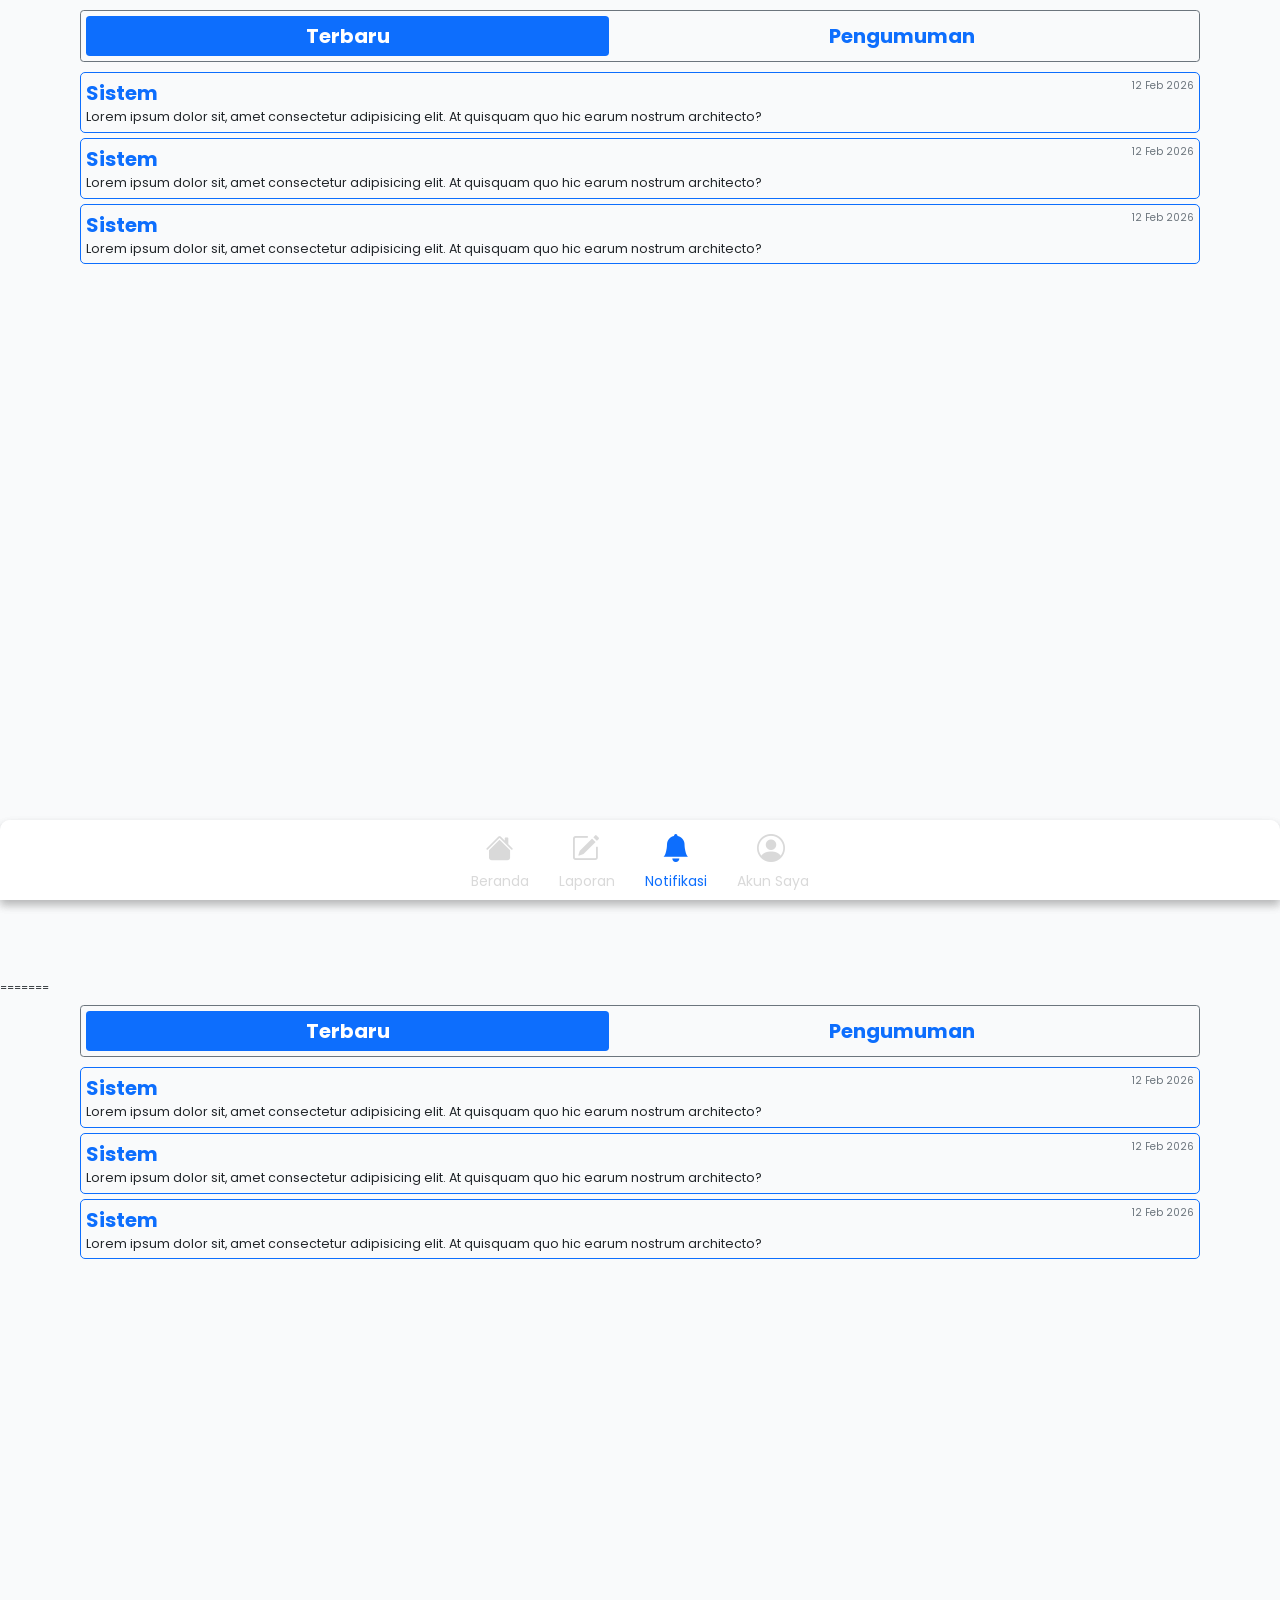
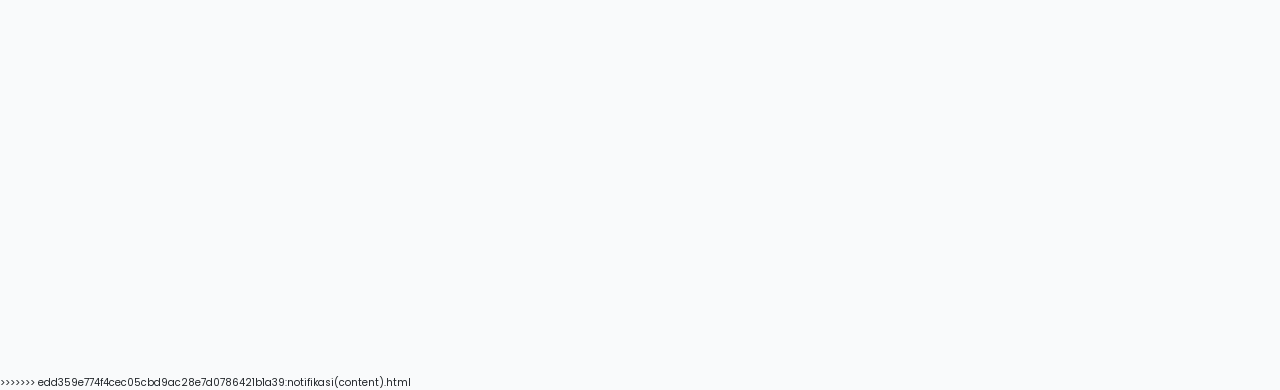
<file: laporan_masyarakat(2)/hp/notifikasi/notifikasi(content).html>
<!doctype html>
<html lang="en">

<head>
    <meta charset="utf-8">
    <meta name="viewport" content="width=device-width, initial-scale=1">
    <title>Bootstrap demo</title>
    <!-- Swiper CSS -->
    <link rel="stylesheet" href="https://cdn.jsdelivr.net/npm/swiper@11/swiper-bundle.min.css">

    <!-- Link icon Boostrap -->
    <link rel="stylesheet" href="https://cdn.jsdelivr.net/npm/bootstrap-icons@1.13.1/font/bootstrap-icons.min.css">
    <!-- link css -->
    <link rel="stylesheet" href="notifikasi(content).css">
    <!-- Link boostrap- -->
    <link href="https://cdn.jsdelivr.net/npm/bootstrap@5.3.8/dist/css/bootstrap.min.css" rel="stylesheet"
        integrity="sha384-sRIl4kxILFvY47J16cr9ZwB07vP4J8+LH7qKQnuqkuIAvNWLzeN8tE5YBujZqJLB" crossorigin="anonymous">
</head>

<body class="">
    <div class="container p-3">


        <!-- Navbar -->
        <nav class="nav nav-pills nav-fill p-2 border border-secondary border-1 rounded">
            <a class="nav-link active fw-bold" aria-current="page" href="#">Terbaru</a>
            <a class="nav-link fw-bold" href="#">Pengumuman</a>

        </nav>
        <!-- Main  Content -->

        <div class=" mt-3">
            <div class="notif border border-primary rounded-3 p-2 mt-2">
                <div class="d-flex justify-content-between">
                    <p class="fw-bold m-0 fs-2 text-primary">Sistem</p>
                    <span class="text-secondary">12 Feb 2026</span>
                </div>
                <p class="m-0 fs-5">Lorem ipsum dolor sit, amet consectetur adipisicing elit. At quisquam quo hic earum
                    nostrum
                    architecto?</p>
            </div>
            <div class="notif border border-primary rounded-3 p-2 mt-2">
                <div class="d-flex justify-content-between">
                    <p class="fw-bold m-0 fs-2 text-primary">Sistem</p>
                    <span class="text-secondary">12 Feb 2026</span>
                </div>
                <p class="m-0 fs-5">Lorem ipsum dolor sit, amet consectetur adipisicing elit. At quisquam quo hic earum
                    nostrum
                    architecto?</p>
            </div>
            <div class="notif border border-primary rounded-3 p-2 mt-2">
                <div class="d-flex justify-content-between">
                    <p class="fw-bold m-0 fs-2 text-primary">Sistem</p>
                    <span class="text-secondary">12 Feb 2026</span>
                </div>
                <p class="m-0 fs-5">Lorem ipsum dolor sit, amet consectetur adipisicing elit. At quisquam quo hic earum
                    nostrum
                    architecto?</p>
            </div>

        </div>

        </div>
       <!-- Nav Bottom / section 4 -->
    <div class="nav-bottom shadow d-flex justify-content-center  align-items-center ">
        <ul class="nav justify-content-between align-items-center gap-3 ">
            <li class="nav-item">
                <a class="nav-link active d-flex flex-column align-items-center justify-content-center"
                    aria-current="page" href="homepage/index.html"> <i class="bi bi-house-fill"></i> Beranda</a>
            </li>
            <li class="nav-item">
                <a class="nav-link d-flex flex-column align-items-center justify-content-center"
                    href="laporan/laporan(content).html"><i class="bi bi-pencil-square me-2"></i> Laporan</a>
            </li>
            <li class="nav-item">
                <a class="nav-link d-flex flex-column align-items-center justify-content-center"
                    href="notifikasi/notifikasi(content).html"><i class="bi bi-bell-fill"></i> Notifikasi</a>
            </li>
            <li class="nav-item">
                <a class="nav-link d-flex flex-column align-items-center justify-content-center" href="profil/profil.html"><i
                        class="bi bi-person-circle me-2"></i> Akun Saya</a>
            </li>
        </ul>
    </div>
        <!-- Link Bostrap Js -->
        <script src="https://cdn.jsdelivr.net/npm/bootstrap@5.3.8/dist/js/bootstrap.bundle.min.js"
            integrity="sha384-FKyoEForCGlyvwx9Hj09JcYn3nv7wiPVlz7YYwJrWVcXK/BmnVDxM+D2scQbITxI"
            crossorigin="anonymous"></script>
    
</body>

=======
<!doctype html>
<html lang="en">

<head>
    <meta charset="utf-8">
    <meta name="viewport" content="width=device-width, initial-scale=1">
    <title>Bootstrap demo</title>
    <!-- Swiper CSS -->
    <link rel="stylesheet" href="https://cdn.jsdelivr.net/npm/swiper@11/swiper-bundle.min.css">

    <!-- Link icon Boostrap -->
    <link rel="stylesheet" href="https://cdn.jsdelivr.net/npm/bootstrap-icons@1.13.1/font/bootstrap-icons.min.css">
    <!-- link css -->
    <link rel="stylesheet" href="notifikasi(content).css">
    <!-- Link boostrap- -->
    <link href="https://cdn.jsdelivr.net/npm/bootstrap@5.3.8/dist/css/bootstrap.min.css" rel="stylesheet"
        integrity="sha384-sRIl4kxILFvY47J16cr9ZwB07vP4J8+LH7qKQnuqkuIAvNWLzeN8tE5YBujZqJLB" crossorigin="anonymous">
</head>

<body class="">
    <div class="container p-3">


        <!-- Navbar -->
        <nav class="nav nav-pills nav-fill p-2 border border-secondary border-1 rounded">
            <a class="nav-link active fw-bold" aria-current="page" href="#">Terbaru</a>
            <a class="nav-link fw-bold" href="#">Pengumuman</a>

        </nav>
        <!-- Main  Content -->

        <div class=" mt-3">
            <div class="notif border border-primary rounded-3 p-2 mt-2">
                <div class="d-flex justify-content-between">
                    <p class="fw-bold m-0 fs-2 text-primary">Sistem</p>
                    <span class="text-secondary">12 Feb 2026</span>
                </div>
                <p class="m-0 fs-5">Lorem ipsum dolor sit, amet consectetur adipisicing elit. At quisquam quo hic earum
                    nostrum
                    architecto?</p>
            </div>
            <div class="notif border border-primary rounded-3 p-2 mt-2">
                <div class="d-flex justify-content-between">
                    <p class="fw-bold m-0 fs-2 text-primary">Sistem</p>
                    <span class="text-secondary">12 Feb 2026</span>
                </div>
                <p class="m-0 fs-5">Lorem ipsum dolor sit, amet consectetur adipisicing elit. At quisquam quo hic earum
                    nostrum
                    architecto?</p>
            </div>
            <div class="notif border border-primary rounded-3 p-2 mt-2">
                <div class="d-flex justify-content-between">
                    <p class="fw-bold m-0 fs-2 text-primary">Sistem</p>
                    <span class="text-secondary">12 Feb 2026</span>
                </div>
                <p class="m-0 fs-5">Lorem ipsum dolor sit, amet consectetur adipisicing elit. At quisquam quo hic earum
                    nostrum
                    architecto?</p>
            </div>

        </div>

        </div>
      <!-- Nav Bottom -->
    <div class="nav-bottom shadow d-flex justify-content-center  align-items-center ">
        <ul class="nav justify-content-between align-items-center gap-3 ">
            <li class="nav-item ">
                <a class="nav-link d-flex flex-column align-items-center justify-content-center"
                    aria-current="page" href="index.html"> <i class="bi bi-house-fill"></i> Beranda</a>
            </li>
            <li class="nav-item">
                <a class="nav-link d-flex flex-column align-items-center justify-content-center"
                    href="laporan(content).html"><i class="bi bi-pencil-square me-2"></i> Laporan</a>
            </li>
            <li class="nav-item">
                <a class="nav-link active d-flex flex-column align-items-center justify-content-center"
                    href="notifikasi(content).html"><i class="bi bi-bell-fill"></i> Notifikasi</a>
            </li>
            <li class="nav-item">
                <a class="nav-link d-flex flex-column align-items-center justify-content-center" href="profil.html"><i
                        class="bi bi-person-circle me-2"></i> Akun Saya</a>
            </li>
        </ul>
    </div>
        <!-- Link Bostrap Js -->
        <script src="https://cdn.jsdelivr.net/npm/bootstrap@5.3.8/dist/js/bootstrap.bundle.min.js"
            integrity="sha384-FKyoEForCGlyvwx9Hj09JcYn3nv7wiPVlz7YYwJrWVcXK/BmnVDxM+D2scQbITxI"
            crossorigin="anonymous"></script>
    
</body>

>>>>>>> edd359e774f4cec05cbd9ac28e7d0786421b1a39:notifikasi(content).html
</html>
</file>
<file: laporan_masyarakat(2)/hp/homepage/style.css>
@import url('https://fonts.googleapis.com/css2?family=Poppins:wght@400;600;700&display=swap');

* {
    padding: 0;
    margin: 0;
    box-sizing: border-box;
}

html {
    font-family: 'Poppins';
    font-size: 62.5%;

}

body {
    font-family: 'Poppins' !important;
    background-color: #F9FAFB !important;
    position: relative;

}

.main {
    min-height: 100vh;
}

.hero {
    min-height: 30vh;
}

.wrapper-card .card {
    border-radius: 1.2rem;
    width: 19rem !important;
}

.card-title {
    font-size: 6rem !important;
}

/* Header */
button {
    font-size: 2rem !important;
}

.profil-circle {
    background-color: #D9D9D9;
    border-radius: 50%;
    width: 60px;
    height: 60px;
}

/* Headine */
.sapa {
    color: #504A4A !important;
}

/* Section2 - swipper js */
.swiper {
    width: 100% !important;
    height: auto;
    display: none;


}

.container-fluid .card,
.swiper .swiper-slide .card {
    width: 14rem !important;
    height: 14rem !important;
    border-radius: 50% !important;
    background: transparent;
    border: 1px solid #504A4A;
}

.container-fluid .card p,
.swiper .swiper-slide .card p {
    font-size: 1.4rem;
}

.card i {
    font-size: 3rem;
}

.swiper-slide {
    width: auto !important;
    opacity: 0.7;
    transform: scale(0.8);
}

.card-desktop {
    display: flex;
}

.container-fluid .card:hover {
    box-shadow: 0 0 10px rgb(15, 106, 171, 0.9) !important;
    border: rgb(15, 106, 171) !important;
}

.swiper-slide-active {
    opacity: 1;
}

.swiper-slide-active .card {
    transform: scale(1.1);
    /* Diperbesar 20% */
}

.swiper .card i {
    font-size: 2.4rem;
    color: #504A4A;
}




.swiper .card p {
    font-size: 1rem;
}

.swiper-button-next::after,
.swiper-button-prev::after {
    font-size: 30px;
    /* kecilkan panah */

}

/* section-3 */
.section-4 .card-title {
    font-size: 8rem !important;
}

.section-4 .card-text {
    font-size: 2rem !important;
}

.section-4 .card {
    width: 30rem !important;

}

.section-5 img {
    width: 40rem;
    display: block;
}

/* Nav bottom */
.nav-bottom {
    background-color: white !important;
    position: sticky;
    bottom: 0;
    left: 0;
    width: 100%;
    height: 80px;
    border-top-left-radius: 10px;
    border-top-right-radius: 10px;

}

.nav-bottom li a {
    font-size: 1.4rem;
}

.nav-bottom i {
    font-size: 2.8rem;
}
.nav-bottom .nav-link{
    color: #D9D9D9 !important;
}
.nav-bottom .nav-link.active {
    color: #0D6EFD !important;
}
@media screen and (max-width:912px) {
    .section-5 img {
    width: 35rem;
    display: block;
}
}
@media screen and (max-width:768px) {
    .swiper {
        display: block;
    }

    .card-desktop {
        display: none;
    }

    .hero {
        min-height: auto;
    }

    .container-fluid .card,
    .swiper .swiper-slide .card {
        width: 10rem !important;
        height: 10rem !important;
        border-radius: 50% !important;
        background: transparent;
        border: 1px solid #504A4A;

    }

    .container-fluid .card p,
    .swiper .swiper-slide .card p {
        font-size: 1rem;
    }

    .card i {
        font-size: 1.4rem;
    }

    .section-4 .card-title {
        font-size: 6rem !important;
    }

    .section-4 .card-text {
        font-size: 1.6rem !important;
    }

    .section-4 .card {
        width: 20rem !important;

    }

    .section-5 img {
        width: 40rem;
        display: none;
    }
}

@media screen and (max-width:578px) {}

@media screen and (max-width:412px) {
    .wrapper-card .card {
        width: 16rem !important;
    }

    .wrapper-card .card-text {
        font-size: 1.2rem !important;
    }
}

@media screen and (max-width:360px) {
    html {
        font-size: 59%;
    }
}
</file>
<file: laporan_masyarakat(2)/admin/profil/profil.css>
@import url('https://fonts.googleapis.com/css2?family=Poppins:wght@400;600;700&display=swap');

* {
    padding: 0;
    margin: 0;
    box-sizing: border-box;
}

html {
    font-family: 'Poppins';
    /* font-size: 62.5%; */

}

body {
    font-family: 'Poppins' !important;
    background-color: #F9FAFB !important;

}

.help {
    font-size: 1.2rem;
}

/* Main-Content */
.profil-circle {
    width: 12rem;
    height: 12rem;
    background-color: #D4D4D4;
    border-radius: 50%;
}

.container-fluid {
    min-height: 80vh !important;
    display: flex;
    justify-content: center;
    align-items: center;
}


.card {
    width: 100% !important;
}

.card li .label {
    font-size: 1.4rem;
}

.card ul li span {
    font-size: 1.2rem;
}

.card button {
    font-size: 1.4rem;
}

.navbar span {
    font-size: 2rem;
}

/* Sidebar */
.sidebar {
    height: 100vh;
    position: sticky;
    top: 0;
    left: 0;
    flex-shrink: 0;
    display: block;
}

/* .sidebar li a{
    font-size: 1.6rem !important;
} */




/* Nav bottom */
.nav-bottom {
    background-color: white !important;
    position: sticky;
    bottom: 0;
    left: 0;
    width: 100%;
    height: 80px;
    border-top-left-radius: 10px;
    border-top-right-radius: 10px;
    display: none;

}

.nav-bottom li a {
    font-size: 1rem;
}

.nav-bottom i {
    font-size: 2rem;
}

@media screen and (max-width:992px) {
    /* html{
        font-size: 14px;
    } */

    .sidebar {
        width: 14rem !important;
    }
}

@media screen and (max-width:768px) {

    /* html{
        font-size: 65%;
    } */
    .sidebar {
        display: none !important;
    }

    .nav-bottom {
        display: flex;
    }
}

@media screen and (max-width:400px) {
    html {
        font-size: 85%;
    }
}
</file>
<file: laporan_masyarakat(2)/hp/laporan/laporan(content).css>
@import url('https://fonts.googleapis.com/css2?family=Poppins:wght@400;600;700&display=swap');

* {
    padding: 0;
    margin: 0;
    box-sizing: border-box;
}

html {
    font-family: 'Poppins';
    font-size: 62.5%;

}

body {

    font-family: 'Poppins' !important;
    background-color: #F9FAFB !important;

}

main {
    min-height: 100vh;
}

.wrapper-img {
    position: relative;
}

.wrapper-img img {
    width: 100%;
    height: 150px;
    object-fit: cover;
    object-position: top;
}

.wrapper-img button {
    position: absolute;
    bottom: 10px;
    right: 10px;
}

.nav a {
    font-size: 1.6rem;
}

.nav-bottom {
    background-color: white !important;
    position: sticky;
    bottom: 0;
    left: 0;
    width: 100%;
    height: 80px;
    border-top-left-radius: 10px;
    border-top-right-radius: 10px;

}

.nav-bottom li a {
    font-size: 1.4rem;
}

.nav-bottom i {
    font-size: 2.8rem;
}
.nav-bottom .nav-link{
    color: #D9D9D9 !important;
}
.nav-bottom .nav-link.active {
    color: #0D6EFD !important;
}

@media screen and (max-width:360px) {
    html {
        font-size: 61%;
    }

}
</file>
<file: laporan_masyarakat(2)/hp/notifikasi/notifikasi(content).css>
@import url('https://fonts.googleapis.com/css2?family=Poppins:wght@400;600;700&display=swap');

* {
    padding: 0;
    margin: 0;
    box-sizing: border-box;
}

html {
    font-family: 'Poppins';
    font-size: 62.5%;

}

body {

    font-family: 'Poppins' !important;
    background-color: #F9FAFB !important;

}

.container {
    min-height: 100vh;
}

.nav a {
    font-size: 2rem;
}

/* Nav bottom */
.nav-bottom {
    background-color: white !important;
    position: sticky;
    bottom: 0;
    left: 0;
    width: 100%;
    height: 80px;
    border-top-left-radius: 10px;
    border-top-right-radius: 10px;

}

.nav-bottom li a {
    font-size: 1.4rem;
}
.nav-bottom i {
    font-size: 2.8rem;
}

.nav-bottom .nav-link{
    color: #D9D9D9 !important;
}
.nav-bottom .nav-link.active {
    color: #0D6EFD !important;
}

.nav-item.active a {
    color: #0D6EFD !important;
}

@media screen and (max-width:360px) {
    html {
        font-size: 61%;
    }
}
</file>
